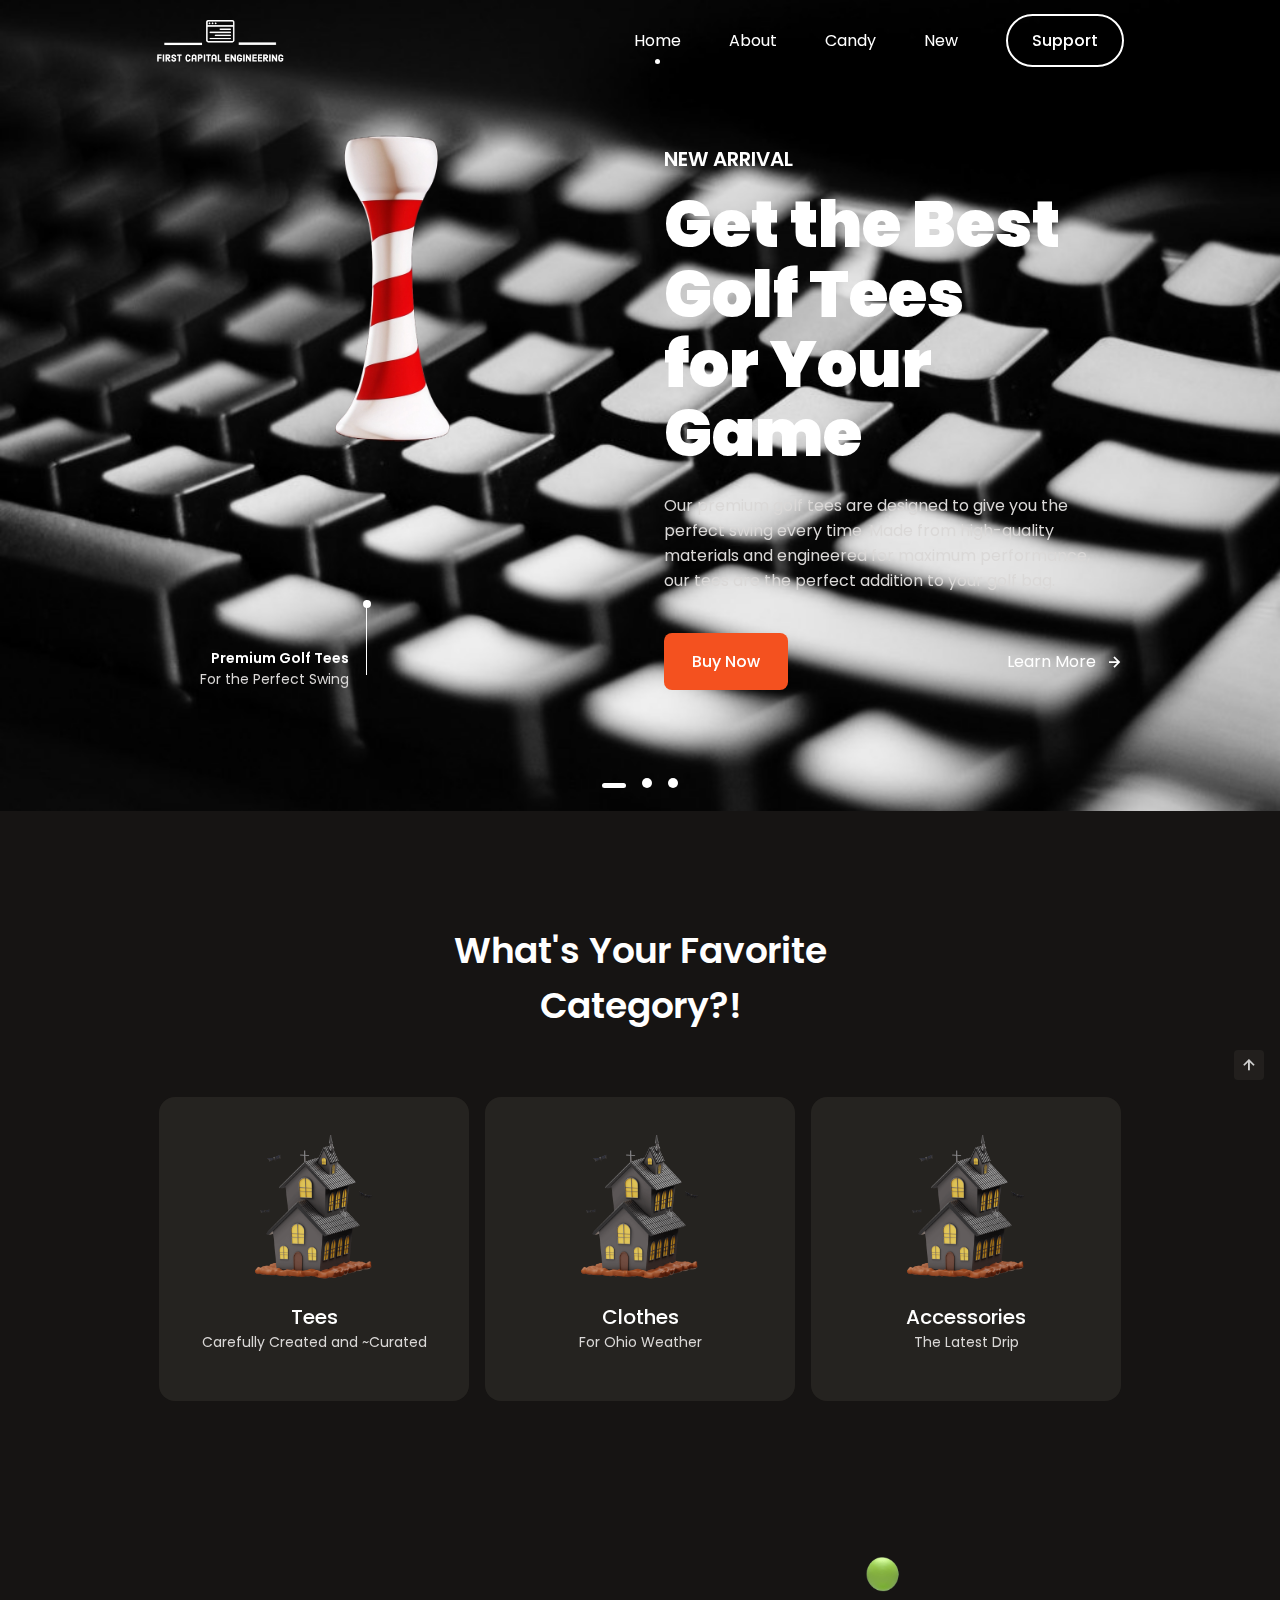
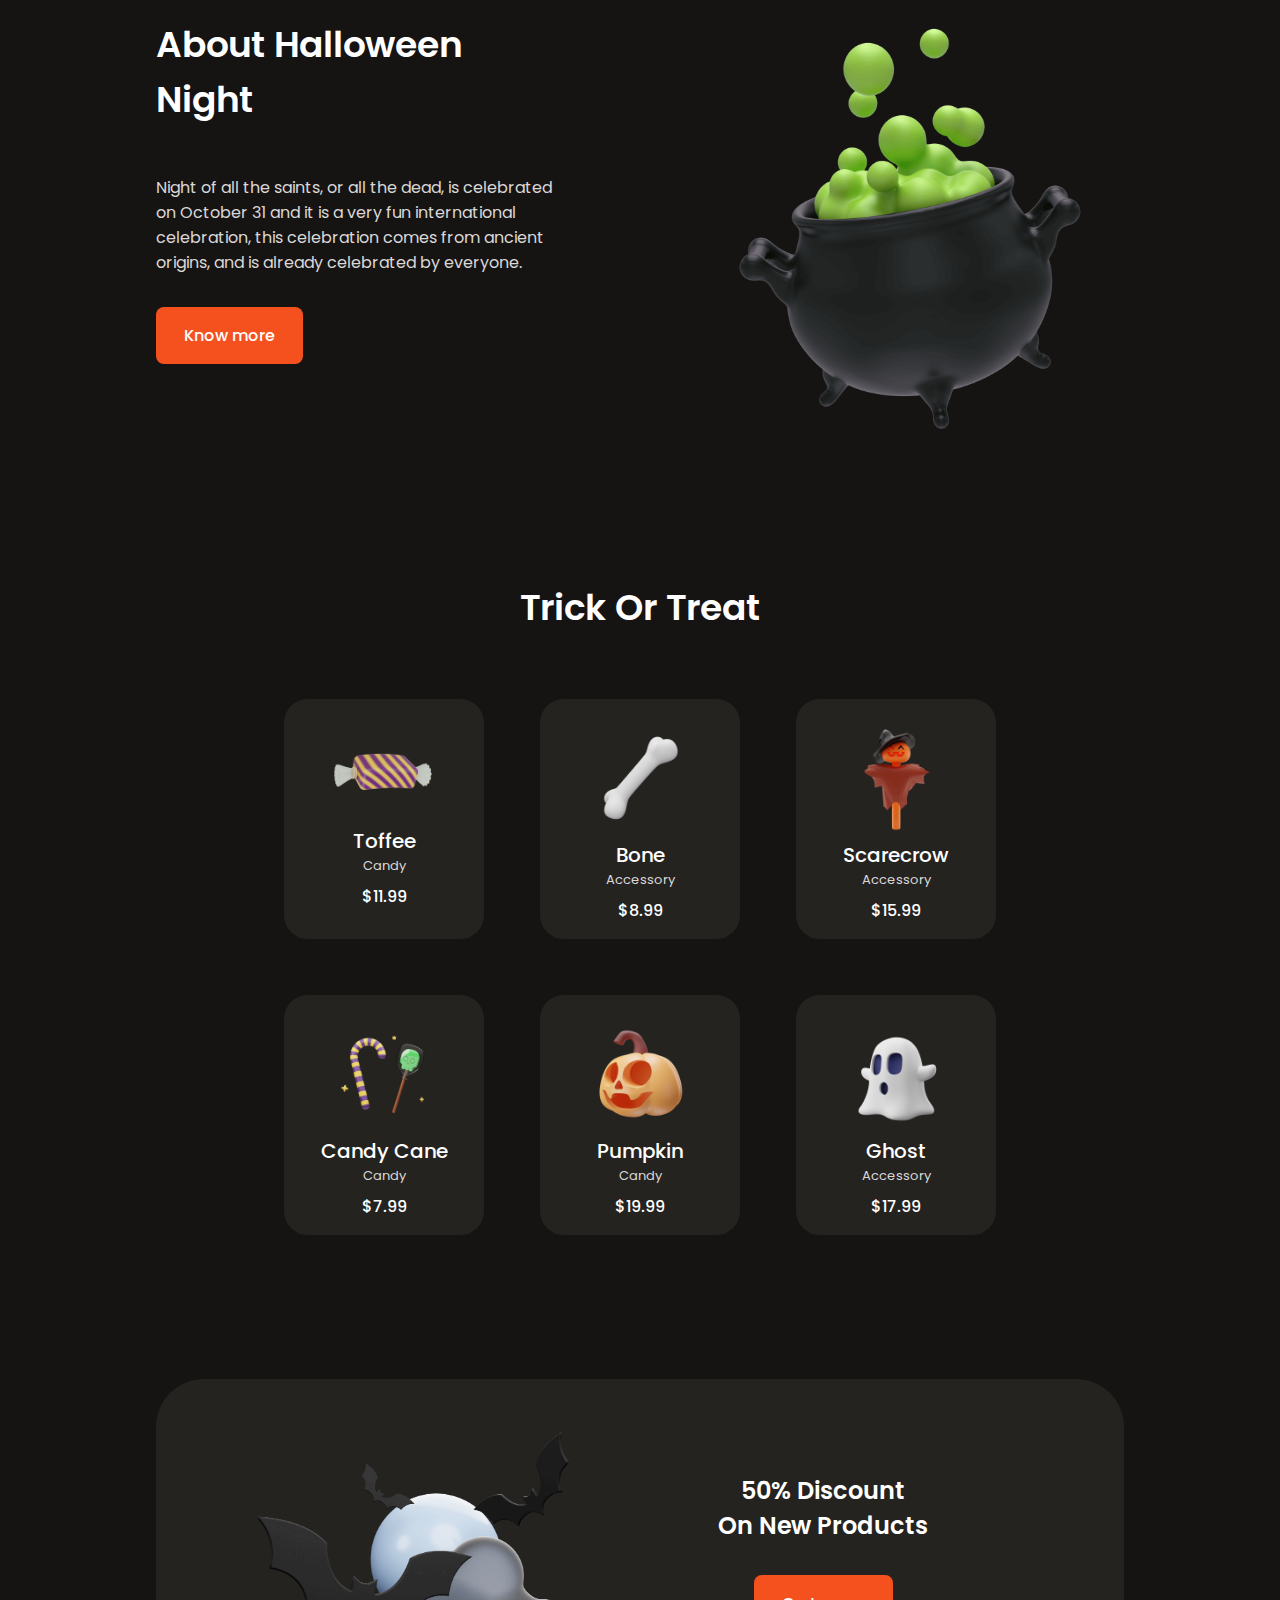
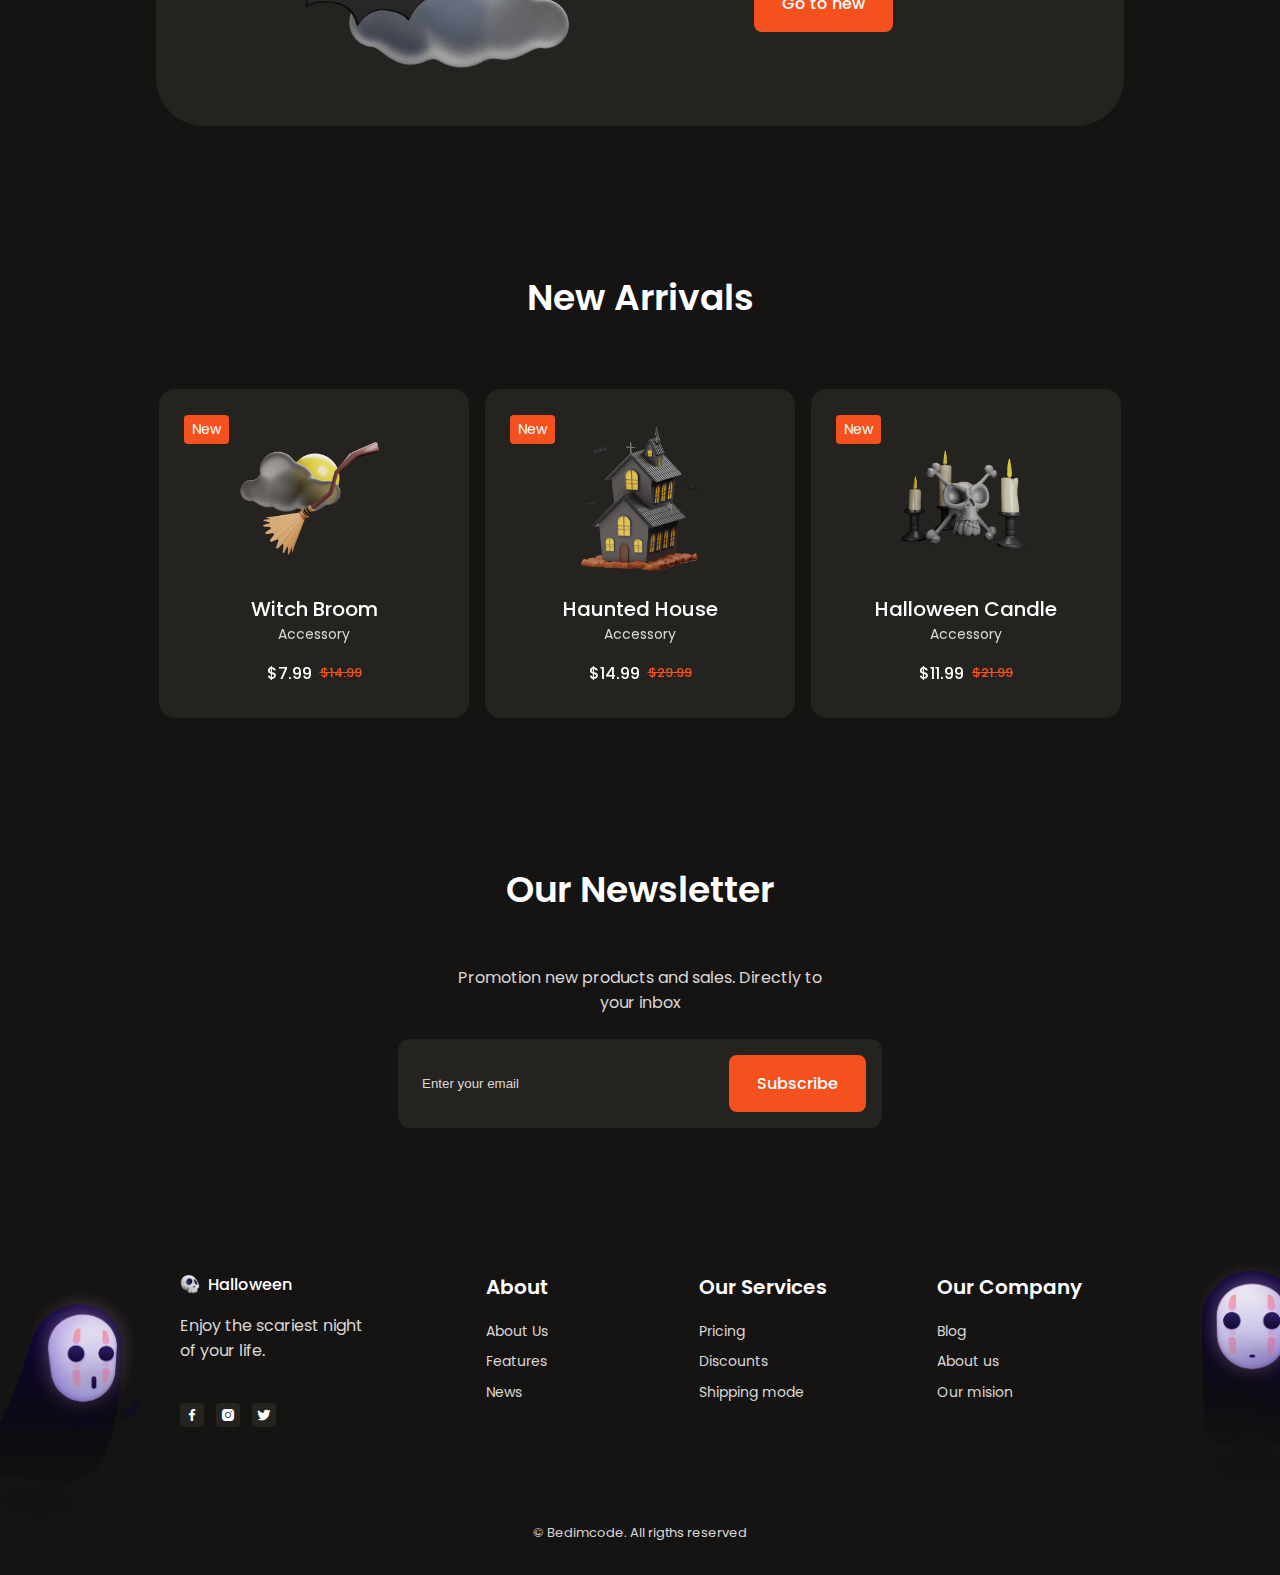
<file: index.html>
<!DOCTYPE html>
<html lang="en">

<head>
    <meta charset="UTF-8">
    <meta name="viewport" content="width=device-width, initial-scale=1.0">

    <!--=============== FAVICON ===============-->
    <link rel="shortcut icon" href="assets/img/favicon.png" type="image/x-icon">

    <!--=============== BOXICONS ===============-->
    <link rel="stylesheet" href="https://cdn.jsdelivr.net/npm/boxicons@latest/css/boxicons.min.css">

    <!--=============== SWIPER CSS ===============-->
    <link rel="stylesheet" href="assets/css/swiper-bundle.min.css">

    <!--=============== CSS ===============-->
    <link rel="stylesheet" href="assets/css/styles.css">

    <title>Responsive Halloween Website</title>
</head>

<body>
    <!--==================== HEADER ====================-->
    <header class="header" id="header">
        <nav class="nav container">
            <a href="#" class="nav__logo">
                <img src="assets/img/fce.png" alt="" class="nav__logo-img" id="nav__logo-img">
            </a>

            <div class="nav__menu" id="nav-menu">
                <ul class="nav__list">
                    <li class="nav__item">
                        <a href="#home" class="nav__link active-link">Home</a>
                    </li>

                    <li class="nav__item">
                        <a href="#about" class="nav__link">About</a>
                    </li>

                    <li class="nav__item">
                        <a href="#trick" class="nav__link">Candy</a>
                    </li>

                    <li class="nav__item">
                        <a href="#new" class="nav__link">New</a>
                    </li>

                    <a href="#" class="button button--ghost">Support</a>
                </ul>

                <div class="nav__close" id="nav-close">
                    <i class='bx bx-x'></i>
                </div>

                <img src="assets/img/nav-img.png" alt="" class="nav__img">
            </div>

            <div class="nav__toggle" id="nav-toggle">
                <i class='bx bx-grid-alt'></i>
            </div>

        </nav>
    </header>

    <main class="main">
        <div class="keyboard_pic">
            <!--==================== HOME ====================-->
            <section class="home container" id="home">
                <div class="swiper home-swiper">
                    <div class="swiper-wrapper">
                        <!-- HOME SLIDER 1 -->
                        <section class="swiper-slide">
                            <div class="home__content grid">
                                <div class="home__group">
                                    <img src="assets/img/Untitled-2.png" alt="" class="home__img">
                                    <div class="home__indicator"></div>

                                    <div class="home__details-img">
                                        <h4 class="home__details-title">Premium Golf Tees</h4>
                                        <span class="home__details-subtitle">For the Perfect Swing</span>
                                    </div>
                                </div>

                                <div class="home__data">
                                    <h3 class="home__subtitle">New Arrival</h3>
                                    <h1 class="home__title">Get the Best Golf Tees <br> for Your Game</h1>
                                    <p class="home__description">Our premium golf tees are designed to give you the
                                        perfect swing every time. Made from high-quality materials and engineered for
                                        maximum performance, our tees are the perfect addition to your golf bag.</p>

                                    <div class="home__buttons">
                                        <a href="#" class="button">Buy Now</a>
                                        <a href="#" class="button--link button--flex">Learn More <i
                                                class='bx bx-right-arrow-alt button__icon'></i></a>
                                    </div>
                                </div>
                            </div>
                        </section>

                        <!-- HOME SLIDER 2 -->
                        <section class="swiper-slide">
                            <div class="home__content grid">
                                <div class="home__group">
                                    <img src="assets/img/Untitled-2.png" alt="" class="home__img">
                                    <div class="home__indicator"></div>

                                    <div class="home__details-img">
                                        <h4 class="home__details-title">Adino & Grahami</h4>
                                        <span class="home__details-subtitle">No words can describe them</span>
                                    </div>
                                </div>

                                <div class="home__data">
                                    <h3 class="home__subtitle">#2 top Best duo</h3>
                                    <h1 class="home__title">BRING BACK <br> MY COTTON <br> CANDY</h1>
                                    <p class="home__description">Adino steals cotton candy from his brother and eats
                                        them all in one bite,
                                        a hungry beast. Grahami can no longer contain his anger towards Adino.
                                    </p>

                                    <div class="home__buttons">
                                        <a href="#" class="button">Book Now</a>
                                        <a href="#" class="button--link button--flex">Track Record <i
                                                class='bx bx-right-arrow-alt button__icon'></i></a>
                                    </div>
                                </div>
                            </div>
                        </section>

                        <!-- HOME SLIDER 3 -->
                        <section class="swiper-slide">
                            <div class="home__content grid">
                                <div class="home__group">
                                    <img src="assets/img/Untitled-2.png" alt="" class="home__img">
                                    <div class="home__indicator"></div>

                                    <div class="home__details-img">
                                        <h4 class="home__details-title">New Golf Tee Design</h4>
                                        <span class="home__details-subtitle">For the Perfect Swing</span>
                                    </div>
                                </div>

                                <div class="home__data">
                                    <h3 class="home__subtitle">New Arrival</h3>
                                    <h1 class="home__title">Experience the Perfect Swing <br>
                                        <!--this used to be some text in case OF SOME FORMATIING ISSUES!!!!--></h1>
                                    <p class="home__description">Our new golf tee design is engineered to give you the
                                        perfect swing every time. Made from high-quality materials and designed with
                                        precision, our tees are the perfect addition to your golf bag.</p>

                                    <div class="home__buttons">
                                        <a href="#" class="button">Book Now</a>
                                        <a href="#" class="button--link button--flex">Track Record <i
                                                class='bx bx-right-arrow-alt button__icon'></i></a>
                                    </div>
                                </div>
                            </div>
                        </section>
                    </div>
                    <div class="swiper-pagination"></div>
                </div>
            </section>
        </div>
        

        <!--==================== CATEGORY ====================-->
        <section class="section category">
            <h2 class="section__title">What's Your Favorite <br> Category?!</h2>
            <div class="new__container container">
                <div class="swiper new-swiper">
                    <div class="swiper-wrapper">
                        <div class="new__content swiper-slide">
                            <img src="assets/img/new1-img.png" alt="" class="new__img">
                            <h3 class="new__title">Clothes</h3>
                            <span class="new__subtitle">For Ohio Weather</span>
                        </div>
                        <div class="new__content swiper-slide">
                            <img src="assets/img/new1-img.png" alt="" class="new__img">
                            <h3 class="new__title">Accessories</h3>
                            <span class="new__subtitle">The Latest Drip</span>
                        </div>
                        <div class="new__content swiper-slide">
                            <img src="assets/img/new1-img.png" alt="" class="new__img">
                            <h3 class="new__title">Golf Balls</h3>
                            <span class="new__subtitle">Straight From China!</span>
                        </div>
                        <div class="new__content swiper-slide">
                            <img src="assets/img/new1-img.png" alt="" class="new__img">
                            <h3 class="new__title">Tees</h3>
                            <span class="new__subtitle">Carefully Created and ~Curated</span>
                        </div>
                    </div>
                </div>
            </div>
        </section>

        <!--==================== ABOUT ====================-->
        <section class="section about" id="about">
            <div class="about__container container grid">
                <div class="about__data">
                    <h2 class="section__title about__title">About Halloween <br> Night</h2>
                    <p class="about__description">Night of all the saints, or all the dead, is celebrated on October 31
                        and it is a
                        very fun international celebration, this celebration comes from ancient origins, and is already
                        celebrated by everyone.
                    </p>
                    <a href="#" class="button">Know more</a>
                </div>
                <img src="assets/img/about-img.png" alt="" class="about__img">
            </div>
        </section>

        <!--==================== TRICK OR TREAT ====================-->
        <section class="section trick" id="trick">
            <h2 class="section__title">Trick Or Treat</h2>

            <div class="trick__container container grid">
                <div class="trick__content">
                    <img src="assets/img/trick-treat1-img.png" alt="" class="trick__img">
                    <h3 class="trick__title">Toffee</h3>
                    <span class="trick__subtitle">Candy</span>
                    <span class="trick__price">$11.99</span>
                    <button class="button trick__button">
                        <i class='bx bx-cart-alt trick__icon'></i>
                    </button>
                </div>

                <div class="trick__content">
                    <img src="assets/img/trick-treat2-img.png" alt="" class="trick__img">
                    <h3 class="trick__title">Bone</h3>
                    <span class="trick__subtitle">Accessory</span>
                    <span class="trick__price">$8.99</span>
                    <button class="button trick__button">
                        <i class='bx bx-cart-alt trick__icon'></i>
                    </button>
                </div>

                <div class="trick__content">
                    <img src="assets/img/trick-treat3-img.png" alt="" class="trick__img">
                    <h3 class="trick__title">Scarecrow</h3>
                    <span class="trick__subtitle">Accessory</span>
                    <span class="trick__price">$15.99</span>
                    <button class="button trick__button">
                        <i class='bx bx-cart-alt trick__icon'></i>
                    </button>
                </div>

                <div class="trick__content">
                    <img src="assets/img/trick-treat4-img.png" alt="" class="trick__img">
                    <h3 class="trick__title">Candy Cane</h3>
                    <span class="trick__subtitle">Candy</span>
                    <span class="trick__price">$7.99</span>
                    <button class="button trick__button">
                        <i class='bx bx-cart-alt trick__icon'></i>
                    </button>
                </div>

                <div class="trick__content">
                    <img src="assets/img/trick-treat5-img.png" alt="" class="trick__img">
                    <h3 class="trick__title">Pumpkin</h3>
                    <span class="trick__subtitle">Candy</span>
                    <span class="trick__price">$19.99</span>
                    <button class="button trick__button">
                        <i class='bx bx-cart-alt trick__icon'></i>
                    </button>
                </div>

                <div class="trick__content">
                    <img src="assets/img/trick-treat6-img.png" alt="" class="trick__img">
                    <h3 class="trick__title">Ghost</h3>
                    <span class="trick__subtitle">Accessory</span>
                    <span class="trick__price">$17.99</span>
                    <button class="button trick__button">
                        <i class='bx bx-cart-alt trick__icon'></i>
                    </button>
                </div>
            </div>
        </section>

        <!--==================== DISCOUNT ====================-->
        <section class="section discount">
            <div class="discount__container container grid">
                <div class="discount__data">
                    <h2 class="discount__title">50% Discount <br> On New Products</h2>
                    <a href="#" class="button">Go to new</a>
                </div>

                <img src="assets/img/discount-img.png" alt="" class="discount__img">
            </div>
        </section>

        <!--==================== NEW ARRIVALS ====================-->
        <section class="section new" id="new">
            <h2 class="section__title">New Arrivals</h2>

            <div class="new__container container">
                <div class="swiper new-swiper">
                    <div class="swiper-wrapper">
                        <div class="new__content swiper-slide">
                            <div class="new__tag">New</div>
                            <img src="assets/img/new1-img.png" alt="" class="new__img">
                            <h3 class="new__title">Haunted House</h3>
                            <span class="new__subtitle">Accessory</span>

                            <div class="new__prices">
                                <span class="new__price">$14.99</span>
                                <span class="new__discount">$29.99</span>
                            </div>

                            <button class="button new__button">
                                <i class='bx bx-cart-alt new__icon'></i>
                            </button>
                        </div>

                        <div class="new__content swiper-slide">
                            <div class="new__tag">New</div>
                            <img src="assets/img/new2-img.png" alt="" class="new__img">
                            <h3 class="new__title">Halloween Candle</h3>
                            <span class="new__subtitle">Accessory</span>

                            <div class="new__prices">
                                <span class="new__price">$11.99</span>
                                <span class="new__discount">$21.99</span>
                            </div>

                            <button class="button new__button">
                                <i class='bx bx-cart-alt new__icon'></i>
                            </button>
                        </div>

                        <div class="new__content swiper-slide">
                            <div class="new__tag">New</div>
                            <img src="assets/img/new3-img.png" alt="" class="new__img">
                            <h3 class="new__title">Witch Hat</h3>
                            <span class="new__subtitle">Accessory</span>

                            <div class="new__prices">
                                <span class="new__price">$4.99</span>
                                <span class="new__discount">$9.99</span>
                            </div>

                            <button class="button new__button">
                                <i class='bx bx-cart-alt new__icon'></i>
                            </button>
                        </div>

                        <div class="new__content swiper-slide">
                            <div class="new__tag">New</div>
                            <img src="assets/img/new4-img.png" alt="" class="new__img">
                            <h3 class="new__title">Rip</h3>
                            <span class="new__subtitle">Accessory</span>

                            <div class="new__prices">
                                <span class="new__price">$24.99</span>
                                <span class="new__discount">$44.99</span>
                            </div>

                            <button class="button new__button">
                                <i class='bx bx-cart-alt new__icon'></i>
                            </button>
                        </div>

                        <div class="new__content swiper-slide">
                            <div class="new__tag">New</div>
                            <img src="assets/img/new5-img.png" alt="" class="new__img">
                            <h3 class="new__title">Terrifying Crystal Ball</h3>
                            <span class="new__subtitle">Accessory</span>

                            <div class="new__prices">
                                <span class="new__price">$5.99</span>
                                <span class="new__discount">$12.99</span>
                            </div>

                            <button class="button new__button">
                                <i class='bx bx-cart-alt new__icon'></i>
                            </button>
                        </div>

                        <div class="new__content swiper-slide">
                            <div class="new__tag">New</div>
                            <img src="assets/img/new6-img.png" alt="" class="new__img">
                            <h3 class="new__title">Witch Broom</h3>
                            <span class="new__subtitle">Accessory</span>

                            <div class="new__prices">
                                <span class="new__price">$7.99</span>
                                <span class="new__discount">$14.99</span>
                            </div>

                            <button class="button new__button">
                                <i class='bx bx-cart-alt new__icon'></i>
                            </button>
                        </div>
                    </div>
                </div>
            </div>
        </section>

        <!--==================== OUR NEWSLETTER ====================-->
        <section class="section newsletter">
            <div class="newsletter__container container">
                <h2 class="section__title">Our Newsletter</h2>
                <p class="newsletter__description">
                    Promotion new products and sales. Directly to your inbox
                </p>

                <form action="" class="newsletter__form">
                    <input type="text" placeholder="Enter your email" class="newsletter__input">
                    <button class="button">
                        Subscribe
                    </button>
                </form>
            </div>
        </section>
    </main>

    <!--==================== FOOTER ====================-->
    <footer class="footer section">
        <div class="footer__container container grid">
            <div class="footer__content">
                <a href="#" class="footer__logo">
                    <img src="assets/img/logo.png" alt="" class="footer__logo-img">
                    Halloween
                </a>

                <p class="footer__description">Enjoy the scariest night <br> of your life.</p>

                <div class="footer__social">
                    <a href="https://www.facebook.com/" target="_blank" class="footer__social-link">
                        <i class='bx bxl-facebook'></i>
                    </a>
                    <a href="https://www.instagram.com/" target="_blank" class="footer__social-link">
                        <i class='bx bxl-instagram-alt'></i>
                    </a>
                    <a href="https://twitter.com/" target="_blank" class="footer__social-link">
                        <i class='bx bxl-twitter'></i>
                    </a>
                </div>
            </div>

            <div class="footer__content">
                <h3 class="footer__title">About</h3>

                <ul class="footer__links">
                    <li>
                        <a href="#" class="footer__link">About Us</a>
                    </li>
                    <li>
                        <a href="#" class="footer__link">Features</a>
                    </li>
                    <li>
                        <a href="#" class="footer__link">News</a>
                    </li>
                </ul>
            </div>

            <div class="footer__content">
                <h3 class="footer__title">Our Services</h3>

                <ul class="footer__links">
                    <li>
                        <a href="#" class="footer__link">Pricing</a>
                    </li>
                    <li>
                        <a href="#" class="footer__link">Discounts</a>
                    </li>
                    <li>
                        <a href="#" class="footer__link">Shipping mode</a>
                    </li>
                </ul>
            </div>

            <div class="footer__content">
                <h3 class="footer__title">Our Company</h3>

                <ul class="footer__links">
                    <li>
                        <a href="#" class="footer__link">Blog</a>
                    </li>
                    <li>
                        <a href="#" class="footer__link">About us</a>
                    </li>
                    <li>
                        <a href="#" class="footer__link">Our mision</a>
                    </li>
                </ul>
            </div>
        </div>

        <span class="footer__copy">&#169; Bedimcode. All rigths reserved</span>

        <img src="assets/img/footer1-img.png" alt="" class="footer__img-one">
        <img src="assets/img/footer2-img.png" alt="" class="footer__img-two">
    </footer>

    <!--=============== SCROLL UP ===============-->
    <a href="#" class="scrollup" id="scroll-up">
        <i class='bx bx-up-arrow-alt scrollup__icon'></i>
    </a>

    <!--=============== SCROLL REVEAL ===============-->
    <script src="assets/js/scrollreveal.min.js"></script>

    <!--=============== SWIPER JS ===============-->
    <script src="assets/js/swiper-bundle.min.js"></script>

    <!--=============== MAIN JS ===============-->
    <script src="assets/js/main.js"></script>
</body>

</html>
</file>
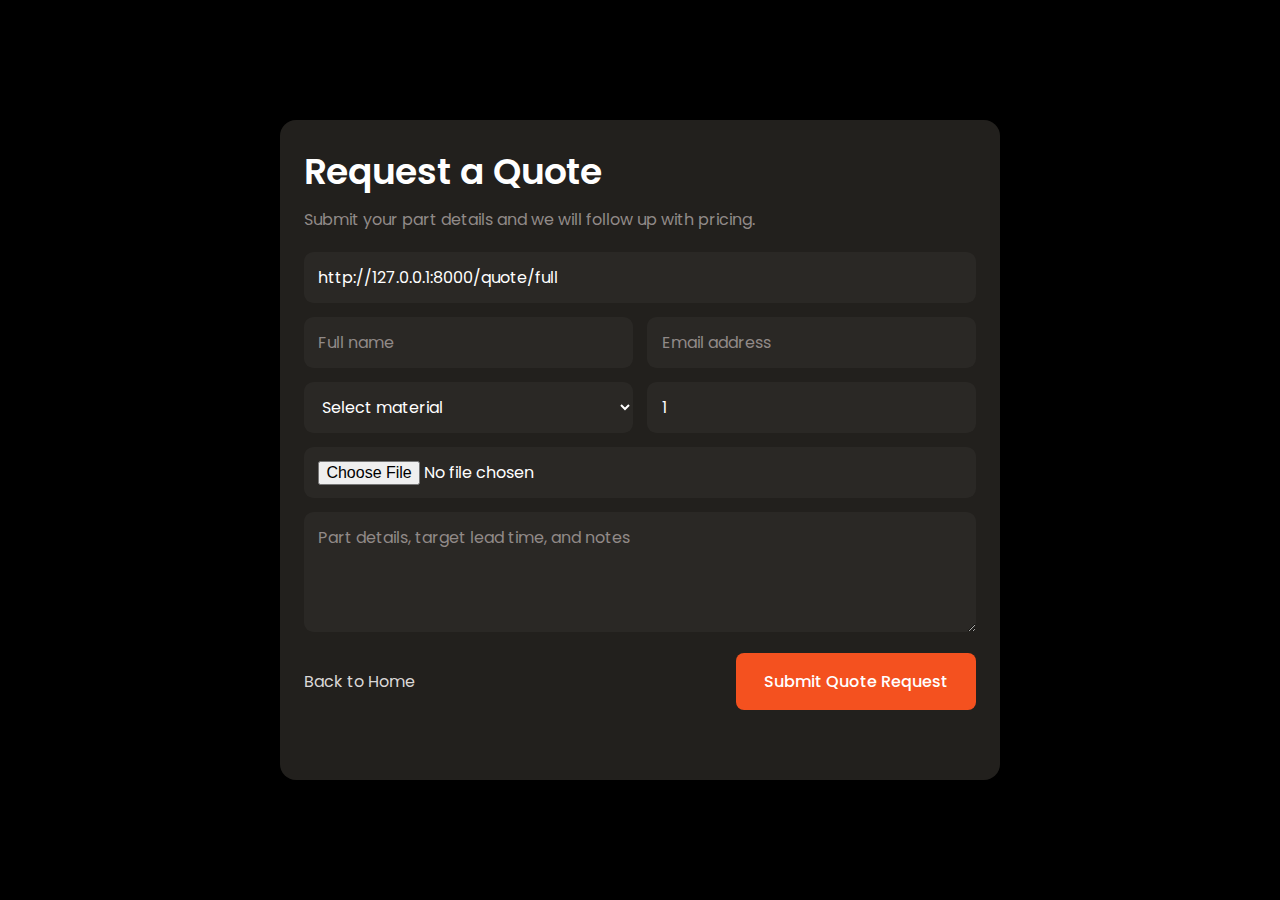
<file: quote.html>
<!DOCTYPE html>
<html lang="en">
<head>
    <meta charset="UTF-8">
    <meta name="viewport" content="width=device-width, initial-scale=1.0">
    <title>Quote Request</title>
    <link rel="stylesheet" href="assets/css/styles.css">
    <style>
        .quote-page {
            min-height: 100vh;
            display: grid;
            place-items: center;
            padding: 2rem 0;
        }

        .quote-card {
            width: min(720px, 92vw);
            background: var(--container-color);
            border: 1px solid var(--border-color);
            border-radius: 1rem;
            padding: 1.5rem;
        }

        .quote-title {
            margin-bottom: .5rem;
            font-size: var(--h1-font-size);
        }

        .quote-subtitle {
            margin-bottom: 1.25rem;
            color: var(--text-color-light);
        }

        .quote-form {
            display: grid;
            gap: .9rem;
        }

        .quote-row {
            display: grid;
            gap: .9rem;
            grid-template-columns: 1fr 1fr;
        }

        .quote-input,
        .quote-select,
        .quote-textarea,
        .quote-file {
            width: 100%;
            background: rgba(255, 255, 255, 0.04);
            color: var(--title-color);
            border: 1px solid var(--border-color);
            border-radius: .6rem;
            padding: .8rem .9rem;
            font: inherit;
        }

        .quote-input::placeholder,
        .quote-textarea::placeholder {
            color: var(--text-color-light);
        }

        .quote-textarea {
            min-height: 120px;
            resize: vertical;
        }

        .quote-actions {
            display: flex;
            align-items: center;
            justify-content: space-between;
            gap: .75rem;
            margin-top: .4rem;
        }

        .quote-status {
            margin-top: .75rem;
            color: var(--text-color-light);
            min-height: 1.2rem;
        }

        .quote-result {
            margin-top: .75rem;
            background: rgba(255, 255, 255, 0.04);
            border: 1px solid var(--border-color);
            border-radius: .6rem;
            padding: .9rem;
            font-family: ui-monospace, SFMono-Regular, Menlo, Monaco, Consolas, monospace;
            font-size: .84rem;
            white-space: pre-wrap;
            overflow-wrap: anywhere;
            display: none;
        }

        .quote-result.is-visible {
            display: block;
        }

        .quote-back {
            color: var(--text-color);
        }

        @media screen and (max-width: 640px) {
            .quote-row {
                grid-template-columns: 1fr;
            }
        }
    </style>
</head>
<body>
    <main class="quote-page">
        <section class="quote-card">
            <h1 class="quote-title">Request a Quote</h1>
            <p class="quote-subtitle">Submit your part details and we will follow up with pricing.</p>

            <form class="quote-form" action="#" method="post">
                <input class="quote-input" type="url" name="quote_endpoint" value="http://127.0.0.1:8000/quote/full" required>

                <div class="quote-row">
                    <input class="quote-input" type="text" name="full_name" placeholder="Full name" required>
                    <input class="quote-input" type="email" name="email" placeholder="Email address" required>
                </div>

                <div class="quote-row">
                    <select class="quote-select" name="material" required>
                        <option value="">Select material</option>
                        <option value="pla">PLA</option>
                        <option value="petg">PETG</option>
                        <option value="abs">ABS</option>
                        <option value="resin">Resin</option>
                    </select>
                    <input class="quote-input" type="number" name="quantity" min="1" value="1" required>
                </div>

                <input class="quote-file" type="file" name="model_file" accept=".stl" required>
                <textarea class="quote-textarea" name="notes" placeholder="Part details, target lead time, and notes"></textarea>

                <div class="quote-actions">
                    <a class="quote-back" href="index.html">Back to Home</a>
                    <button class="button" type="submit">Submit Quote Request</button>
                </div>
                <div class="quote-status" id="quote-status"></div>
                <pre class="quote-result" id="quote-result"></pre>
            </form>
        </section>
    </main>
    <script>
        const quoteForm = document.querySelector('.quote-form');
        const quoteStatus = document.getElementById('quote-status');
        const quoteResult = document.getElementById('quote-result');
        const DEFAULT_TENANT_SLUG = 'test-mfg';

        function renderResult(payload) {
            quoteResult.textContent = JSON.stringify(payload, null, 2);
            quoteResult.classList.add('is-visible');
        }

        function getTenantSlug() {
            const params = new URLSearchParams(window.location.search);
            const fromUrl = (params.get('tenant') || '').trim().toLowerCase();
            if (fromUrl) return fromUrl;

            const fromStorage = (window.localStorage.getItem('tenant_slug') || '').trim().toLowerCase();
            if (fromStorage) return fromStorage;

            return DEFAULT_TENANT_SLUG;
        }

        quoteForm.addEventListener('submit', async (event) => {
            event.preventDefault();

            const submitBtn = quoteForm.querySelector('button[type="submit"]');
            const baseEndpoint = quoteForm.elements.quote_endpoint.value.trim();
            const file = quoteForm.elements.model_file.files[0];
            const tenantSlug = getTenantSlug();

            if (!file) {
                quoteStatus.textContent = 'Select an STL file.';
                renderResult({ error: 'No file selected' });
                return;
            }

            const endpoint = `${baseEndpoint}?tenant_slug=${encodeURIComponent(tenantSlug)}`;
            const requestData = new FormData();
            requestData.append('file', file, file.name);
            requestData.append('material', quoteForm.elements.material.value);
            requestData.append('quantity', quoteForm.elements.quantity.value);
            requestData.append('full_name', quoteForm.elements.full_name.value);
            requestData.append('email', quoteForm.elements.email.value);
            requestData.append('notes', quoteForm.elements.notes.value || '');

            submitBtn.disabled = true;
            quoteStatus.textContent = `Getting live quote from ${endpoint}...`;
            quoteResult.classList.remove('is-visible');
            quoteResult.textContent = '';

            try {
                const headers = { Accept: 'application/json' };
                const apiKey = window.localStorage.getItem('quote_api_key');
                if (apiKey) {
                    headers['X-API-Key'] = apiKey;
                }

                const response = await fetch(endpoint, {
                    method: 'POST',
                    body: requestData,
                    headers
                });

                const contentType = response.headers.get('content-type') || '';
                const body = contentType.includes('application/json')
                    ? await response.json()
                    : { raw: await response.text() };

                if (!response.ok) {
                    const message = body.detail || body.error || body.message || response.statusText || 'Quote request failed';
                    throw new Error(message);
                }

                quoteStatus.textContent = 'Quote received.';
                renderResult(body);
            } catch (error) {
                quoteStatus.textContent = 'Request failed.';
                renderResult({ error: error.message });
            } finally {
                submitBtn.disabled = false;
            }
        });
    </script>
</body>
</html>
</file>
<file: assets/css/styles.css>
/*=============== GOOGLE FONTS ===============*/
@import url('https://fonts.googleapis.com/css2?family=Poppins:wght@400;500;600;900&display=swap');

/*=============== VARIABLES CSS ===============*/
:root {
  --header-height: 3.5rem;

  /*========== Colors ==========*/
  --hue: 14;
  --first-color: hsl(var(--hue), 91%, 54%);
  --first-color-alt: hsl(var(--hue), 91%, 50%);
  --title-color: hsl(var(--hue), 4%, 100%);
  --text-color: hsl(var(--hue), 4%, 85%);
  --text-color-light: hsl(var(--hue), 4%, 55%);

  /*Green gradient
  --body-color: linear-gradient(90deg, hsl(204, 86%, 53%) 0%, hsl(159, 86%, 53%) 100%);
  --container-color: linear-gradient(136deg, hsl(204, 86%, 48%) 0%, hsl(159, 86%, 48%) 100%);
  */
  
  /*Red gradient*/
  /* --body-color: linear-gradient(90deg, hsl(360, 28%, 40%) 0%, hsl(18, 28%, 40%) 100%);
  --container-color: linear-gradient(136deg, hsl(360, 28%, 35%) 0%, hsl(18, 28%, 35%) 100%); */

  /*Black solid*/
  --body-color: hsl(20, 7%, 8%);
  --container-color: hsla(40, 8%, 15%, 0.828);
  --nav-container-color: hwb(40 14% 84% / 0.994); /* Change .scroll-header CLASS THIS IS FOR THE NAV BAR*/
  /* Change .scroll-header CLASS THIS IS FOR THE NAV BAR*/

  /*========== Font and typography ==========*/
  --body-font: 'Poppins', sans-serif;
  --biggest-font-size: 2rem;
  --h1-font-size: 1.5rem;
  --h2-font-size: 1.25rem;
  --h3-font-size: 1rem;
  --normal-font-size: .938rem;
  --small-font-size: .813rem;
  --smaller-font-size: .75rem;

  /*========== Font weight ==========*/
  --font-medium: 500;
  --font-semi-bold: 600;
  --font-black: 900;

  /*========== Margenes Bottom ==========*/
  --mb-0-25: .25rem;
  --mb-0-5: .5rem;
  --mb-0-75: .75rem;
  --mb-1: 1rem;
  --mb-1-5: 1.5rem;
  --mb-2: 2rem;
  --mb-2-5: 2.5rem;

  /*========== z index ==========*/
  --z-tooltip: 10;
  --z-fixed: 100;
}

/* Responsive typography */
@media screen and (min-width: 992px) {
  :root {
    --biggest-font-size: 4rem;
    --h1-font-size: 2.25rem;
    --h2-font-size: 1.5rem;
    --h3-font-size: 1.25rem;
    --normal-font-size: 1rem;
    --small-font-size: .875rem;
    --smaller-font-size: .813rem;
  }
}

/*=============== BASE ===============*/
*{
  box-sizing: border-box;
  padding: 0;
  margin: 0;
}

html{
  scroll-behavior: smooth;
}

body{
  margin: var(--header-height) 0 0 0;
  font-family: var(--body-font);
  font-size: var(--normal-font-size);
  background: black;
  color: var(--text-color);
}

h1,h2,h3,h4{
  color: var(--title-color);
  font-weight: var(--font-semi-bold);
}

ul{
  list-style: none;
}

a{
  text-decoration: none;
}

img{
  max-width: 100%;
  height: auto;
}

button,
input{
  border: none;
  outline: none;
}

button{
  cursor: pointer;
  font-family: var(--body-font);
  font-size: var(--normal-font-size);
}

/*=============== REUSABLE CSS CLASSES ===============*/
.section{
  padding: 4.5rem 0 2rem;
  background: var(--body-color);
}

.section__title{
  font-size: var(--h2-font-size);
  margin-bottom: var(--mb-2);
  text-align: center;
}

/*=============== LAYOUT ===============*/
.container{
  max-width: 968px;
  margin-left: var(--mb-1-5);
  margin-right: var(--mb-1-5);
}

.grid{
  display: grid;
}

.main{
  overflow: hidden; /*For animation*/ 
}
.keyboard_pic{
  background-image: url('../img/blackkeyboard.jpg');
  background-size: cover;
  background-position: center;
  background-repeat: no-repeat;
  z-index: -1;
}

/*=============== HEADER ===============*/
.header{
  width: 100%;
  background: transparent; 
  position: fixed;
  top: 0;
  left: 0;
  z-index: var(--z-fixed);
}

/*=============== NAV ===============*/
.nav{
  height: var(--header-height);
  display: flex;
  justify-content: space-between;
  align-items: center;
}

.nav__logo{
  display: flex;
  align-items: center;
  column-gap: .5rem;
  font-weight: var(--font-medium);
}

.nav__logo-img{
  /* width: 1.25rem;  this is what it was */
  width: 8.25rem;
}

.nav__link,
.nav__logo,
.nav__toggle,
.nav__close{
  color: var(--title-color);
}

.nav__toggle{
  font-size: 1.25rem;
  cursor: pointer;
}

@media screen and (max-width: 767px){
  .nav__menu{
    position: fixed;
    width: 100%;
    background: var(--nav-container-color);
    top: -150%;
    left: 0;
    padding: 3.5rem 0;
    transition: .4s;
    z-index: var(--z-fixed);
    border-radius: 0 0 1.5rem 1.5rem;
  }
  .header{
    background: black;
    /* this is for changing the navbar to black when the screensize shrinks */
  }
  .nav__logo-img{
    /* width: 1.25rem;  this is what it was */
    width: 7.25rem;
  }
}
.nav__logo-img {
  width: 8rem; /* default width */
}
.nav__logo-img {
  transition: all 0.3s ease-in-out;
}

.nav__logo-img.shrink {
  transform: scale(0.8);
}

.nav__img{
  width: 100px;
  position: absolute;
  top: 0;
  left: 0;
}

.nav__close{
  font-size: 1.8rem;
  position: absolute;
  top: .5rem;
  right: .7rem;
  cursor: pointer;
}

.nav__list{
  display: flex;
  flex-direction: column;
  align-items: center;
  row-gap: 1.5rem;
}

.nav__link{
  text-transform: uppercase;
  font-weight: var(--font-black);
  transition: .4s;
}

.nav__link:hover{
  color: var(--text-color);
}

/* Show menu */
.show-menu{
  top: 0;
}

/* Change background header THIS IS FOR THE NAV BAR*/
.scroll-header{
  /* background: var(--nav-container-color); */
  background: #050505;
}

/* Active link */
.active-link{
  position: relative;
}

.active-link::before{
  content: '';
  position: absolute;
  bottom: -.75rem;
  left: 45%;
  width: 5px;
  height: 5px;
  background-color: var(--title-color);
  border-radius: 50%;
}

/*=============== HOME ===============*/

.home__content{
  row-gap: 1rem;
}

.home__group{
  display: grid;
  position: relative;
  padding-top: 2rem;
}

.home__img{
  height: 250px;
  justify-self: center;
}

.home__indicator{
  width: 8px;
  height: 8px;
  background-color: var(--title-color);
  border-radius: 50%;
  position: absolute;
  top: 7rem;
  right: 2rem;
}

.home__indicator::after{
  content: '';
  position: absolute;
  width: 1px;
  height: 48px;
  background-color: var(--title-color);
  top: -3rem;
  right: 45%;
}

.home__details-img{
  position: absolute;
  right: .5rem;
}

.home__details-title,
.home__details-subtitle{
  display: block;
  font-size: var(--small-font-size);
  text-align: right;
}

.home__subtitle{
  font-size: var(--h3-font-size);
  text-transform: uppercase;
  margin-bottom: var(--mb-1);
}

.home__title{
  font-size: var(--biggest-font-size);
  font-weight: var(--font-black);
  line-height: 109%;
  margin-bottom: var(--mb-1);
}

.home__description{
  margin-bottom: var(--mb-1);
}

.home__buttons{
  display: flex;
  justify-content: space-between;
}

/* Swiper Class */
.swiper-pagination{
  position: initial;
  margin-top: var(--mb-1);
}

.swiper-pagination-bullet{
  width: 10px;
  height: 10px;
  background-color: var(--title-color);
  opacity: 1;
}

.swiper-pagination-horizontal.swiper-pagination-bullets .swiper-pagination-bullet{
  margin: 1rem .5rem 1rem .5rem;
  /* 
  Description: Adds a margin of 20 pixels at the bottom of the element.
  */
  
} 

.swiper-pagination-bullet-active{
  width: 1.5rem;
  height: 5px;
  border-radius: .5rem;
}

/*=============== BUTTONS ===============*/
.button{
  display: inline-block;
  background-color: var(--first-color);
  color: var(--title-color);
  padding: 1rem 1.75rem;
  border-radius: .5rem;
  font-weight: var(--font-medium);
  transition: .3s;
}

.button:hover{
  background-color: var(--first-color-alt);
}

.button__icon{
  font-size: 1.25rem;
}

.button--ghost{
  border: 2px solid;
  background-color: transparent;
  border-radius: 3rem;
  padding: .75rem 1.5rem;
}

.button--ghost:hover{
  background: none;
}

.button--link{
  color: var(--title-color);
}

.button--flex{
  display: inline-flex;
  align-items: center;
  column-gap: .5rem;
}

/*=============== CATEGORY ===============*/
.category__container{
  grid-template-columns: repeat(2, 1fr);
  gap: 1rem 2rem;
}

.category__data{
  text-align: center;
}

.category__img{
  width: 120px;
  margin-bottom: var(--mb-0-75);
  transition: .3s;
}

.category__title{
  margin-bottom: var(--mb-0-25);
}

.category__data:hover .category__img{
  transform: translateY(-.5rem);
}

/*=============== ABOUT ===============*/
.about__container{
  row-gap: 2rem;
}

.about__data{
  text-align: center;
}

.about__description{
  margin-bottom: var(--mb-2);
}

.about__img{
  width: 200px;
  justify-self: center;
}

/*=============== TRICK OR TREAT ===============*/
.trick__container{
  grid-template-columns: repeat(2, 1fr);
  gap: 1.5rem;
  padding-top: 1rem;
}

.trick__content{
  position: relative;
  background: var(--container-color);
  border-radius: 1rem;
  padding: 1.5rem 0 1rem 0;
  text-align: center;
  overflow: hidden;
}

.trick__img{
  width: 90px;
  transition: .3s;
}

.trick__subtitle,
.trick__price{
  display: block;
}

.trick__subtitle{
  font-size: var(--smaller-font-size);
  margin-bottom: var(--mb-0-5);
}

.trick__title,
.trick__price{
  color: var(--title-color);
  font-weight: var(--font-medium);
  font-size: var(--normal-font-size);
}

.trick__button{
  display: inline-flex;
  padding: .5rem;
  border-radius: .25rem .25rem .75rem .25rem;
  position: absolute;
  right: -3rem;
  bottom: 0;
}

.trick__icon{
  font-size: 1.25rem;
  color: var(--title-color);
}

.trick__content:hover .trick__img{
  transform: translateY(-.5rem);
}

.trick__content:hover .trick__button{
  right: 0;
}

/*=============== DISCOUNT ===============*/
.discount__container{
  background: var(--container-color);
  border-radius: 1rem;
  padding: 2.5rem 0 1.5rem;
  row-gap: .75rem;
}

.discount__data{
  text-align: center;
}

.discount__title{
  font-size: var(--h2-font-size);
  margin-bottom: var(--mb-2);
}

.discount__img{
  width: 200px;
  justify-self: center;
}

/*=============== NEW ARRIVALS ===============*/
.new__container{
  padding-top: 1rem;
}

.new__img{
  width: 120px;
  margin-bottom: var(--mb-0-5);
  transition: .3s;
}

.new__content{
  position: relative;
  background: var(--container-color);
  width: 242px;
  padding: 2rem 0 1.5rem 0;
  border-radius: .75rem;
  text-align: center;
  overflow: hidden;
}

.new__tag{
  position: absolute;
  top: 8%;
  left: 8%;
  background-color: var(--first-color);
  color: var(--title-color);
  font-size: var(--small-font-size);
  padding: .25rem .5rem;
  border-radius: .25rem;
}

.new__title{
  font-size: var(--normal-font-size);
  font-weight: var(--font-medium);
}

.new__subtitle{
  display: block;
  font-size: var(--small-font-size);
  margin-bottom: var(--mb-0-5);
}

.new__prices{
  display: inline-flex;
  align-items: center;
  column-gap: .5rem;
}

.new__price{
  font-weight: var(--font-medium);
  color: var(--title-color);
}

.new__discount{
  color: var(--first-color);
  font-size: var(--smaller-font-size);
  text-decoration: line-through;
  font-weight: var(--font-medium);
}

.new__button{
  display: inline-flex;
  padding: .5rem;
  border-radius: .25rem .25rem .75rem .25rem;
  position: absolute;
  bottom: 0;
  right: -3rem;
}

.new__icon{
  font-size: 1.25rem;
}

.new__content:hover .new__img{
  transform: translateY(-.5rem);
}

.new__content:hover .new__button{
  right: 0;
}

/*=============== NEWSLETTER ===============*/
.newsletter__description{
  text-align: center;
  margin-bottom: var(--mb-1-5);
}

.newsletter__form{
  background: var(--container-color);
  padding: 1rem;
  display: flex;
  justify-content: space-between;
  border-radius: .75rem;
}

.newsletter__input{
  width: 70%;
  padding: 0 .5rem;
  background: none;
  color: var(--title-color);
}

.newsletter__input::placeholder{
  color: var(--text-color);
}

/*=============== FOOTER ===============*/
.footer{
  position: relative;
  overflow: hidden;
}

.footer__img-one,
.footer__img-two{
  position: absolute;
  transition: .3s;
}

.footer__img-one{
  width: 100px;
  top: 6rem;
  right: -2rem;
}

.footer__img-two{
  width: 150px;
  bottom: 4rem;
  right: 4rem;
}

.footer__img-one:hover,
.footer__img-two:hover{
  transform: translateY(-.5rem);
}

.footer__container{
  row-gap: 2rem;
}

.footer__logo{
  display: flex;
  align-items: center;
  column-gap: .5rem;
  margin-bottom: var(--mb-1);
  font-weight: var(--font-medium);
  color: var(--title-color);
}

.footer__logo-img{
  width: 20px;
}

.footer__description{
  margin-bottom: var(--mb-2-5);
}

.footer__social{
  display: flex;
  column-gap: .75rem;
}

.footer__social-link{
  display: inline-flex;
  background: var(--container-color);
  padding: .25rem;
  border-radius: .25rem;
  color: var(--title-color);
  font-size: 1rem;
}

.footer__social-link:hover{
  background: var(--body-color);
}

.footer__title{
  font-size: var(--h3-font-size);
  margin-bottom: var(--mb-1);
}

.footer__links{
  display: grid;
  row-gap: .35rem;
}

.footer__link{
  font-size: var(--small-font-size);
  color: var(--text-color);
  transition: .3s;
}

.footer__link:hover{
  color: var(--title-color);
}

.footer__copy{
  display: block;
  text-align: center;
  font-size: var(--smaller-font-size);
  margin-top: 4.5rem;
}

/*=============== SCROLL UP ===============*/
.scrollup{
  position: fixed;
  background: var(--container-color);
  right: 1rem;
  bottom: -20%;
  display: inline-flex;
  padding: .3rem;
  border-radius: .25rem;
  z-index: var(--z-tooltip);
  opacity: .8;
  transition: .4s;
}

.scrollup__icon{
  font-size: 1.25rem;
  color: var(--title-color);
}

.scrollup:hover{
  background: var(--container-color);
  opacity: 1;
}

/* Show Scroll Up*/
.show-scroll{
  bottom: 3rem;
}

/*=============== SCROLL BAR ===============*/
::-webkit-scrollbar{
  width: 0.6rem;
  background: #413e3e;
}

::-webkit-scrollbar-thumb{
  background: #272525;
  border-radius: .5rem;
}

/*===============  BREAKPOINTS ===============*/
/* For small devices */
@media screen and (max-width: 320px){
  .container{
    margin-left: var(--mb-1);
    margin-right: var(--mb-1);
  }

  .home__img{
    height: 200px;
  }
  .home__buttons{
    flex-direction: column;
    width: max-content;
    row-gap: 1rem;
  }

  .category__container,
  .trick__container{
    grid-template-columns: .8fr;
    justify-content: center;
  }
}

/* For medium devices */
@media screen and (min-width: 576px){
  .about__container{
    grid-template-columns: .8fr;
    justify-content: center;
  }

  .newsletter__container{
    display: grid;
    grid-template-columns: .7fr;
    justify-content: center;
  }
  .newsletter__description{
    padding: 0 3rem;
  }
}

@media screen and (min-width: 767px){
  body{
    margin: 0;
  }

  .section{
    padding: 7rem 0 2rem;
  }

  .nav{
    height: calc(var(--header-height) + 1.5rem);
  }
  .nav__img,
  .nav__close,
  .nav__toggle{
    display: none;
  }
  .nav__list{
    flex-direction: row;
    column-gap: 3rem;
  }
  .nav__link{
    text-transform: initial;
    font-weight: initial;
  }

  .home__content{
    padding: 8rem 0 2rem;
    grid-template-columns: repeat(2, 1fr);
    gap: 4rem;
  }
  .home__img{
    height: 300px;
  }
  .swiper-pagination{
    margin-top: var(--mb-2);
  }

  .category__container{
    grid-template-columns: repeat(3, 200px);
    justify-content: center;
  }

  .about__container{
    grid-template-columns: repeat(2, 1fr);
    align-items: center;
  }
  .about__title,
  .about__data{
    text-align: initial;
  }
  .about__img{
    width: 250px;
  }

  .trick__container{
    grid-template-columns: repeat(3, 200px);
    justify-content: center;
    gap: 2rem;
  }

  .discount__container{
    grid-template-columns: repeat(2, max-content);
    justify-content: center;
    align-items: center;
    column-gap: 3rem;
    padding: 3rem 0;
    border-radius: 3rem;
  }
  .discount__img{
    width: 350px;
    order: -1;
  }
  .discount__data{
    padding-right: 6rem;
  }

  .newsletter__container{
    grid-template-columns: .5fr;
  }

  .footer__container{
    grid-template-columns: repeat(4, 1fr);
    justify-items: center;
    column-gap: 1rem;
  }
  .footer__img-two{
    right: initial;
    bottom: 0;
    left: 15%;
  }
}

/* For large devices */
@media screen and (min-width: 992px){
  .container{
    margin-left: auto;
    margin-right: auto;
  }

  .section__title{
    font-size: var(--h1-font-size);
    margin-bottom: 3rem;
  }

  .home__content{
    padding-top: 9rem;
    gap: 3rem;
  }
  .home__group{
    padding-top: 0;
  }
  .home__img{
    height: 400px;
    transform: translateY(-3rem);
  }
  .home__indicator{
    top: initial;
    right: initial;
    bottom: 15%;
    left: 45%;
  }
  .home__indicator::after{
    top: 0;
    height: 75px;
  }
  .home__details-img{
    bottom: 0;
    right: 58%;
  }
  .home__title{
    margin-bottom: var(--mb-1-5);
  }
  .home__description{
    margin-bottom: var(--mb-2-5);
    padding-right: 2rem;
  }

  .category__container{
    column-gap: 8rem;
  }
  .category__img{
    width: 200px;
  }

  .about__container{
    column-gap: 7rem;
  }
  .about__img{
    width: 350px;
  }
  .about__description{
    padding-right: 2rem;
  }

  .trick__container{
    gap: 3.5rem;
  }
  .trick__content{
    border-radius: 1.5rem;
  }
  .trick__img{
    width: 110px;
  }
  .trick__title{
    font-size: var(--h3-font-size);
  }

  .discount__container{
    column-gap: 7rem;
  }

  .new__content{
    width: 310px;
    border-radius: 1rem;
    padding: 2rem 0;
  }
  .new__img{
    width: 150px;
  }
  .new__img,
  .new__subtitle{
    margin-bottom: var(--mb-1);
  }
  .new__title{
    font-size: var(--h3-font-size);
  }

  .footer__copy{
    margin-top: 6rem;
  }
}

@media screen and (min-width: 1200px){
  .home__img{
    height: 420px;
  }
  .swiper-pagination{
    margin-top: var(--mb-2-5);
  }
  .footer__img-one{
    width: 120px;
  }
  .footer__img-two{
    width: 180px;
    top: 30%;
    left: -3%;
  }
}
</file>
